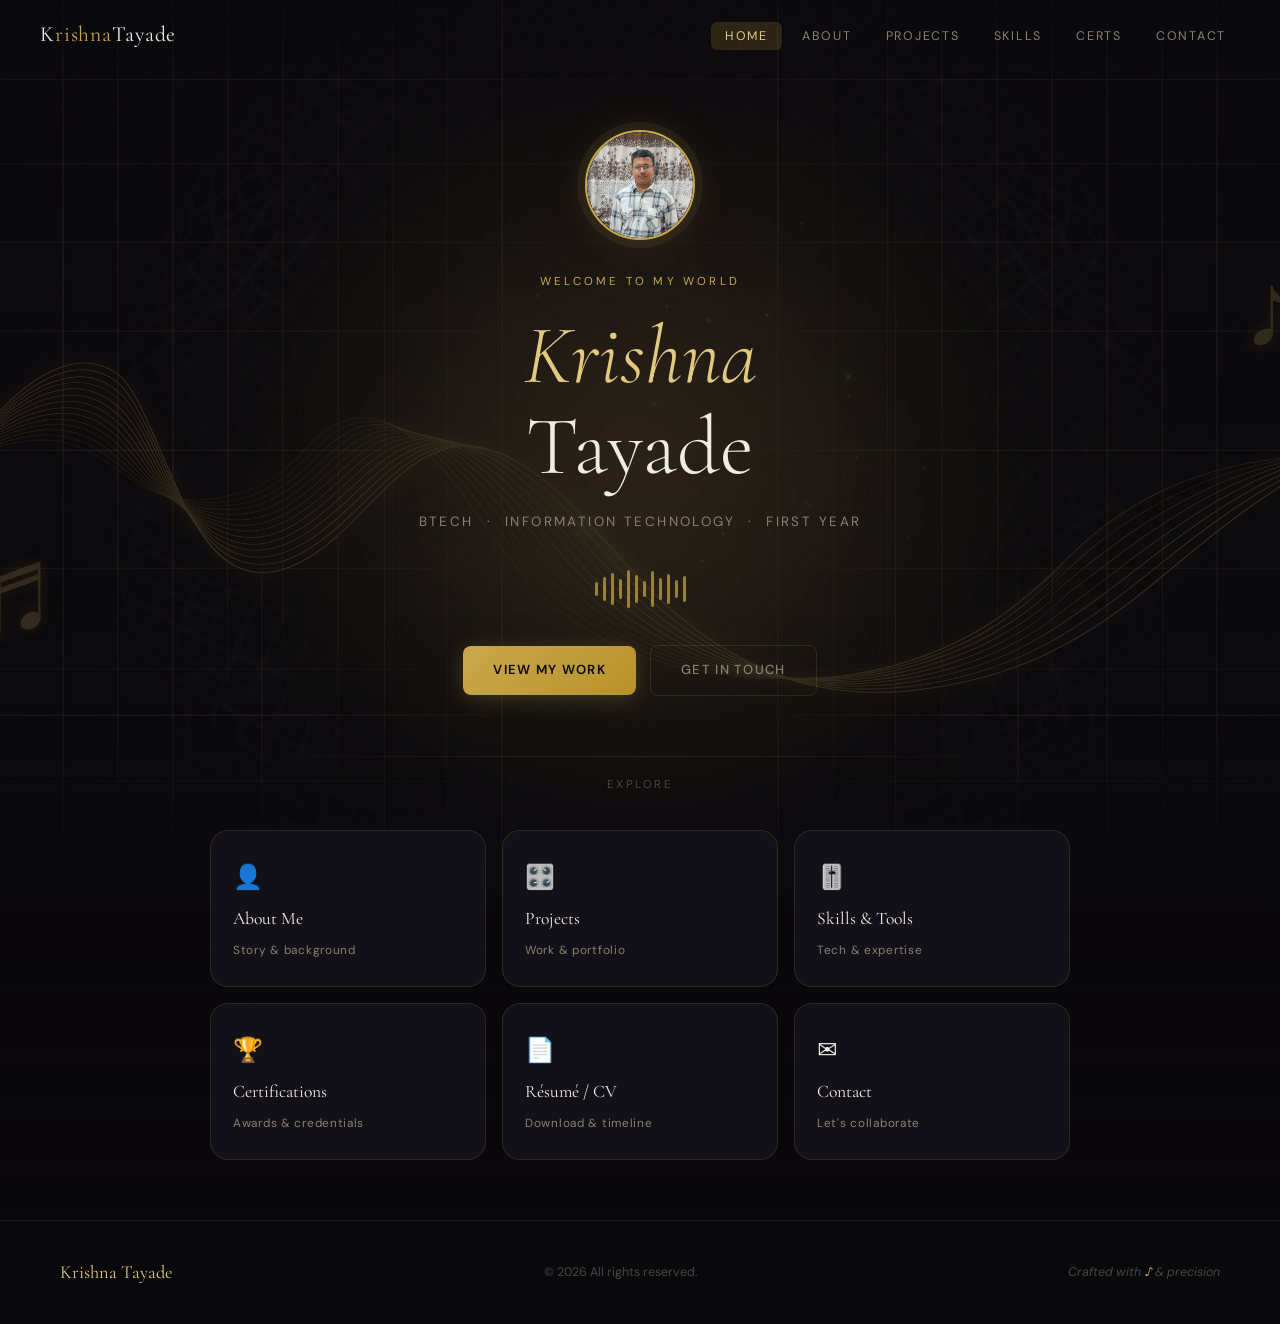
<file: index.html>
<!DOCTYPE html>
<html lang="en">
<head>
  <meta charset="UTF-8" />
  <meta name="viewport" content="width=device-width, initial-scale=1.0" />
  <title>Krishna Tayade — Portfolio</title>
  <link rel="stylesheet" href="styles.css" />
</head>
<body>

  <!-- NAVBAR -->
  <nav class="navbar" id="navbar">
    <a class="nav-logo" href="index.html">K<span>rishna</span>Tayade</a>
    <ul class="nav-links">
      <li><a href="index.html" class="active">Home</a></li>
      <li><a href="about.html">About</a></li>
      <li><a href="projects.html">Projects</a></li>
      <li><a href="skills.html">Skills</a></li>
      <li><a href="certifications.html">Certs</a></li>
      <li><a href="contact.html">Contact</a></li>
    </ul>
  </nav>

  <!-- HERO -->
  <section class="hero">

    <div class="hero-overlay" aria-hidden="true"></div>

    <!-- Floating music notes -->
    <div class="music-notes" aria-hidden="true">
      <span class="note">♪</span>
      <span class="note">♫</span>
      <span class="note">♩</span>
      <span class="note">♬</span>
      <span class="note">♪</span>
      <span class="note">♫</span>
      <span class="note">♩</span>
      <span class="note">♬</span>
    </div>

    <!-- Hero content -->
    <div class="hero-content">

      <div class="profile-img-wrap">
        <div class="profile-img" style="overflow:hidden; padding:0;"><img src="[data-uri]" alt="Krishna Tayade" style="width:100%; height:100%; object-fit:cover; object-position:top; border-radius:50%;" /></div>
      </div>

      <p class="hero-eyebrow">Welcome to my world</p>

      <h1 class="hero-name">
        <em>Krishna</em><br>Tayade
      </h1>

      <p class="hero-tagline">
        BTech &nbsp;·&nbsp; Information Technology &nbsp;·&nbsp; First Year
      </p>

      <!-- Soundwave -->
      <div class="soundwave" aria-hidden="true">
        <div class="soundwave-bar"></div>
        <div class="soundwave-bar"></div>
        <div class="soundwave-bar"></div>
        <div class="soundwave-bar"></div>
        <div class="soundwave-bar"></div>
        <div class="soundwave-bar"></div>
        <div class="soundwave-bar"></div>
        <div class="soundwave-bar"></div>
        <div class="soundwave-bar"></div>
        <div class="soundwave-bar"></div>
        <div class="soundwave-bar"></div>
        <div class="soundwave-bar"></div>
      </div>

      <!-- CTAs -->
      <div class="btn-group" style="justify-content:center; margin-bottom:60px;">
        <a href="projects.html" class="btn btn-gold">View My Work</a>
        <a href="contact.html"  class="btn btn-outline">Get In Touch</a>
      </div>

    </div><!-- /hero-content -->

    <!-- Divider + Explore label -->
    <div style="width:100%; max-width:900px; margin-bottom:36px; position:relative; z-index:4; padding:0 20px;">
      <div class="divider"></div>
      <p style="font-size:0.72rem; letter-spacing:0.22em; text-transform:uppercase; color:var(--text-faint); text-align:center; margin-top:18px;">Explore</p>
    </div>

    <!-- Navigation hub cards -->
    <nav class="nav-cards" aria-label="Site sections">
      <a href="about.html" class="nav-card">
        <span class="nav-card-icon">👤</span>
        <span class="nav-card-title">About Me</span>
        <span class="nav-card-sub">Story &amp; background</span>
      </a>
      <a href="projects.html" class="nav-card">
        <span class="nav-card-icon">🎛️</span>
        <span class="nav-card-title">Projects</span>
        <span class="nav-card-sub">Work &amp; portfolio</span>
      </a>
      <a href="skills.html" class="nav-card">
        <span class="nav-card-icon">🎚️</span>
        <span class="nav-card-title">Skills &amp; Tools</span>
        <span class="nav-card-sub">Tech &amp; expertise</span>
      </a>
      <a href="certifications.html" class="nav-card">
        <span class="nav-card-icon">🏆</span>
        <span class="nav-card-title">Certifications</span>
        <span class="nav-card-sub">Awards &amp; credentials</span>
      </a>
      <a href="resume.html" class="nav-card">
        <span class="nav-card-icon">📄</span>
        <span class="nav-card-title">Résumé / CV</span>
        <span class="nav-card-sub">Download &amp; timeline</span>
      </a>
      <a href="contact.html" class="nav-card">
        <span class="nav-card-icon">✉️</span>
        <span class="nav-card-title">Contact</span>
        <span class="nav-card-sub">Let's collaborate</span>
      </a>
    </nav>

  </section><!-- /hero -->

  <!-- FOOTER -->
  <footer class="footer">
    <div class="footer-logo">Krishna Tayade</div>
    <div class="footer-copy">© 2026 All rights reserved.</div>
    <div class="footer-note">Crafted with <span>♪</span> &amp; precision</div>
  </footer>

  <script>
    const nav = document.getElementById('navbar');
    window.addEventListener('scroll', () => {
      nav.classList.toggle('scrolled', window.scrollY > 40);
    });
  </script>
</body>
</html>
</file>
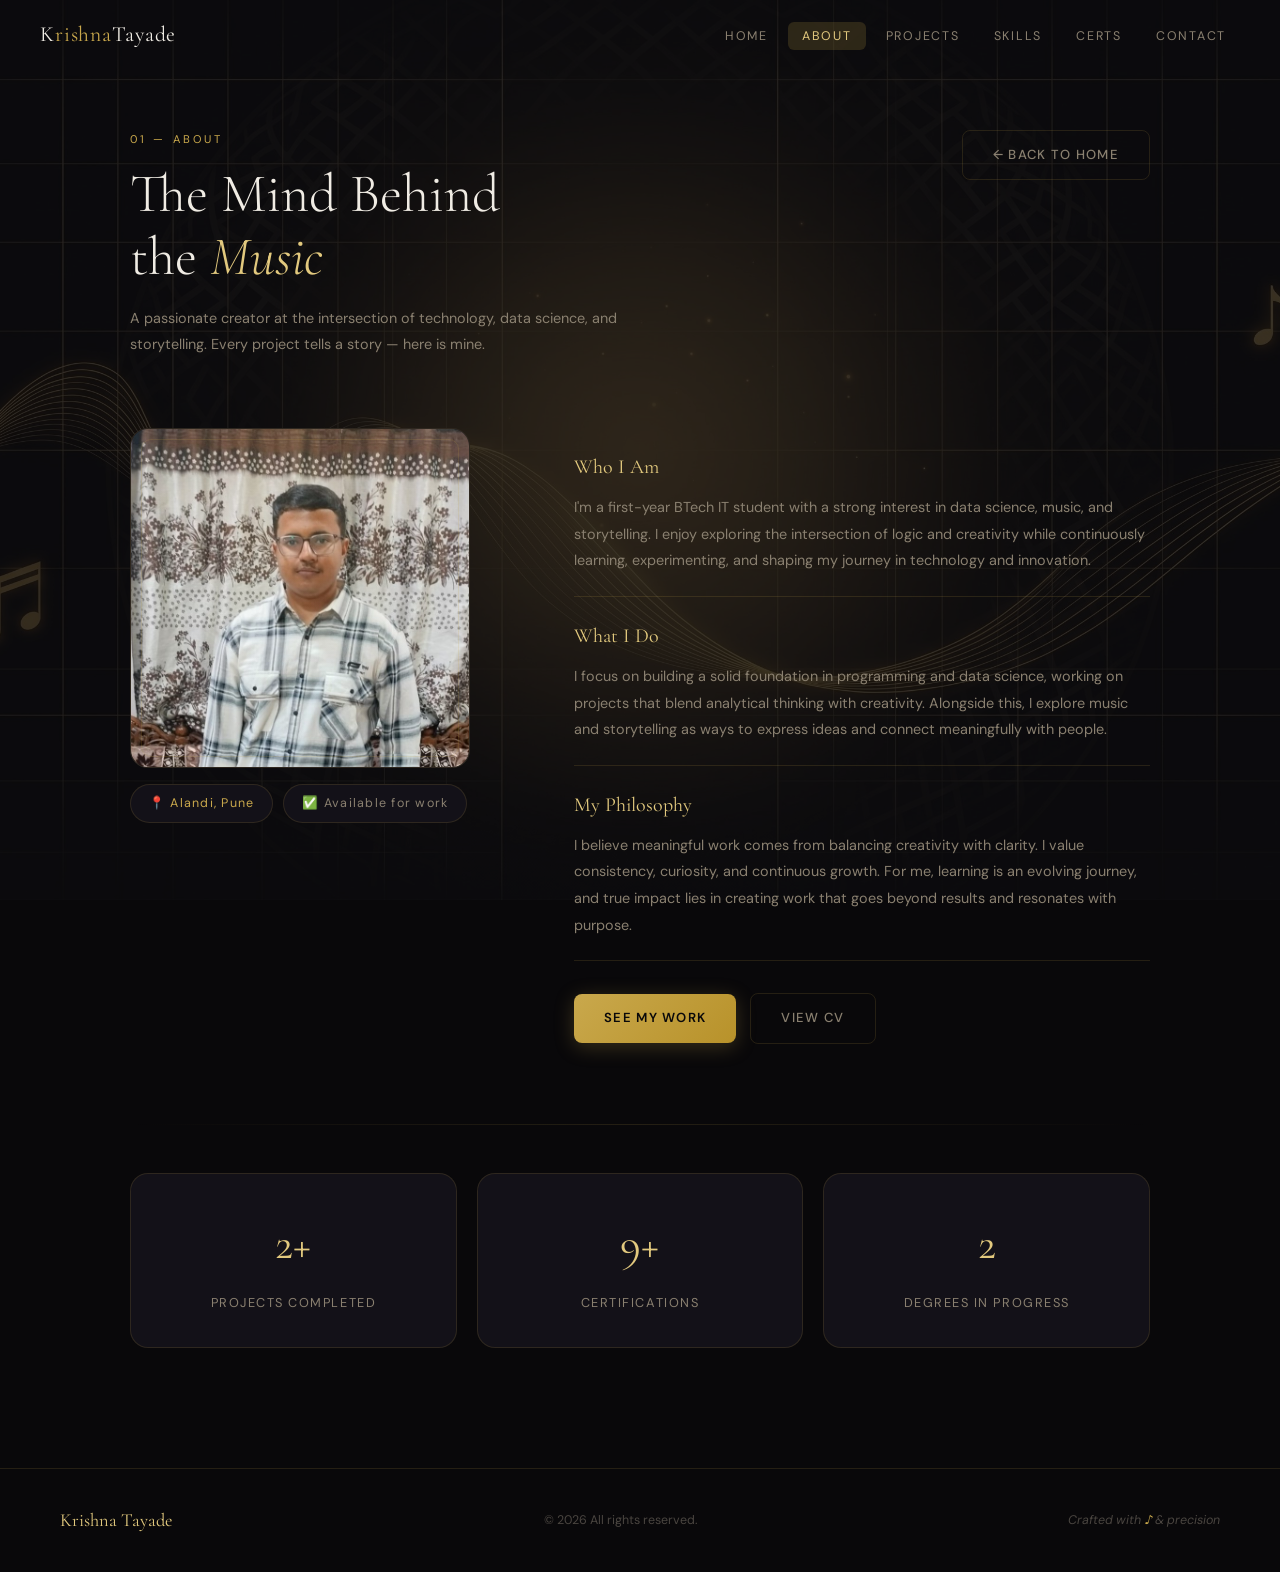
<file: about.html>
<!DOCTYPE html>
<html lang="en">
<head>
  <meta charset="UTF-8" />
  <meta name="viewport" content="width=device-width, initial-scale=1.0" />
  <title>About — Krishna Tayade</title>
  <link rel="stylesheet" href="styles.css" />
</head>
<body>
  <nav class="navbar scrolled" id="navbar">
    <a class="nav-logo" href="index.html">K<span>rishna</span>Tayade</a>
    <ul class="nav-links">
      <li><a href="index.html">Home</a></li>
      <li><a href="about.html" class="active">About</a></li>
      <li><a href="projects.html">Projects</a></li>
      <li><a href="skills.html">Skills</a></li>
      <li><a href="certifications.html">Certs</a></li>
      <li><a href="contact.html">Contact</a></li>
    </ul>
  </nav>

  <div class="page-wrapper">

    <header class="page-header">
      <div class="page-header-left">
        <p class="section-eyebrow">01 — About</p>
        <h1 class="section-title">The Mind Behind<br>the <em>Music</em></h1>
        <p class="section-subtitle">A passionate creator at the intersection of technology, data science, and storytelling. Every project tells a story — here is mine.</p>
      </div>
      <a href="index.html" class="btn btn-outline">← Back to Home</a>
    </header>

    <section class="section">
      <div class="about-grid">

        <!-- Image -->
        <div>
          <div class="about-img" style="overflow:hidden; padding:0; display:block;"><img src="[data-uri]" alt="Krishna Tayade" style="width:100%; height:100%; object-fit:cover; object-position:top;" /><div class="about-img-frame"></div></div>
          <div style="display:flex; gap:10px; margin-top:16px; flex-wrap:wrap;">
            <div style="background:var(--bg-card); border:1px solid var(--border); border-radius:50px; padding:8px 18px; font-size:0.78rem; color:var(--gold); letter-spacing:0.1em;">📍 Alandi, Pune</div>
            <div style="background:var(--bg-card); border:1px solid var(--border); border-radius:50px; padding:8px 18px; font-size:0.78rem; color:var(--text-muted); letter-spacing:0.1em;">✅ Available for work</div>
          </div>
        </div>

        <!-- Text -->
        <div>
          <div class="about-text-block">
            <h3>Who I Am</h3>
            <p>I'm a first-year BTech IT student with a strong interest in data science, music, and storytelling. I enjoy exploring the intersection of logic and creativity while continuously learning, experimenting, and shaping my journey in technology and innovation.</p>
          </div>
          <div class="about-text-block">
            <h3>What I Do</h3>
            <p>I focus on building a solid foundation in programming and data science, working on projects that blend analytical thinking with creativity. Alongside this, I explore music and storytelling as ways to express ideas and connect meaningfully with people.</p>
          </div>
          <div class="about-text-block">
            <h3>My Philosophy</h3>
            <p>I believe meaningful work comes from balancing creativity with clarity. I value consistency, curiosity, and continuous growth. For me, learning is an evolving journey, and true impact lies in creating work that goes beyond results and resonates with purpose.</p>
          </div>
          <div class="btn-group mt-32">
            <a href="projects.html" class="btn btn-gold">See My Work</a>
            <a href="resume.html"   class="btn btn-outline">View CV</a>
          </div>
        </div>

      </div>

      <div class="divider" style="margin-top:80px;"></div>

      <!-- Stats -->
      <div style="display:grid; grid-template-columns:repeat(3,1fr); gap:20px; margin-top:48px;">
        <div class="card" style="text-align:center; padding:32px 20px;">
          <span style="font-family:var(--font-serif); font-size:2.8rem; color:var(--gold-light); display:block; margin-bottom:6px;">2+</span>
          <span style="font-size:0.8rem; letter-spacing:0.12em; text-transform:uppercase; color:var(--text-muted);">Projects Completed</span>
        </div>
        <div class="card" style="text-align:center; padding:32px 20px;">
          <span style="font-family:var(--font-serif); font-size:2.8rem; color:var(--gold-light); display:block; margin-bottom:6px;">9+</span>
          <span style="font-size:0.8rem; letter-spacing:0.12em; text-transform:uppercase; color:var(--text-muted);">Certifications</span>
        </div>
        <div class="card" style="text-align:center; padding:32px 20px;">
          <span style="font-family:var(--font-serif); font-size:2.8rem; color:var(--gold-light); display:block; margin-bottom:6px;">2</span>
          <span style="font-size:0.8rem; letter-spacing:0.12em; text-transform:uppercase; color:var(--text-muted);">Degrees in Progress</span>
        </div>
      </div>
    </section>

  </div>

  <footer class="footer">
    <div class="footer-logo">Krishna Tayade</div>
    <div class="footer-copy">© 2026 All rights reserved.</div>
    <div class="footer-note">Crafted with <span>♪</span> &amp; precision</div>
  </footer>

  <script>
    const nav = document.getElementById('navbar');
    window.addEventListener('scroll', () => { nav.classList.toggle('scrolled', window.scrollY > 40); });
  </script>
</body>
</html>
</file>
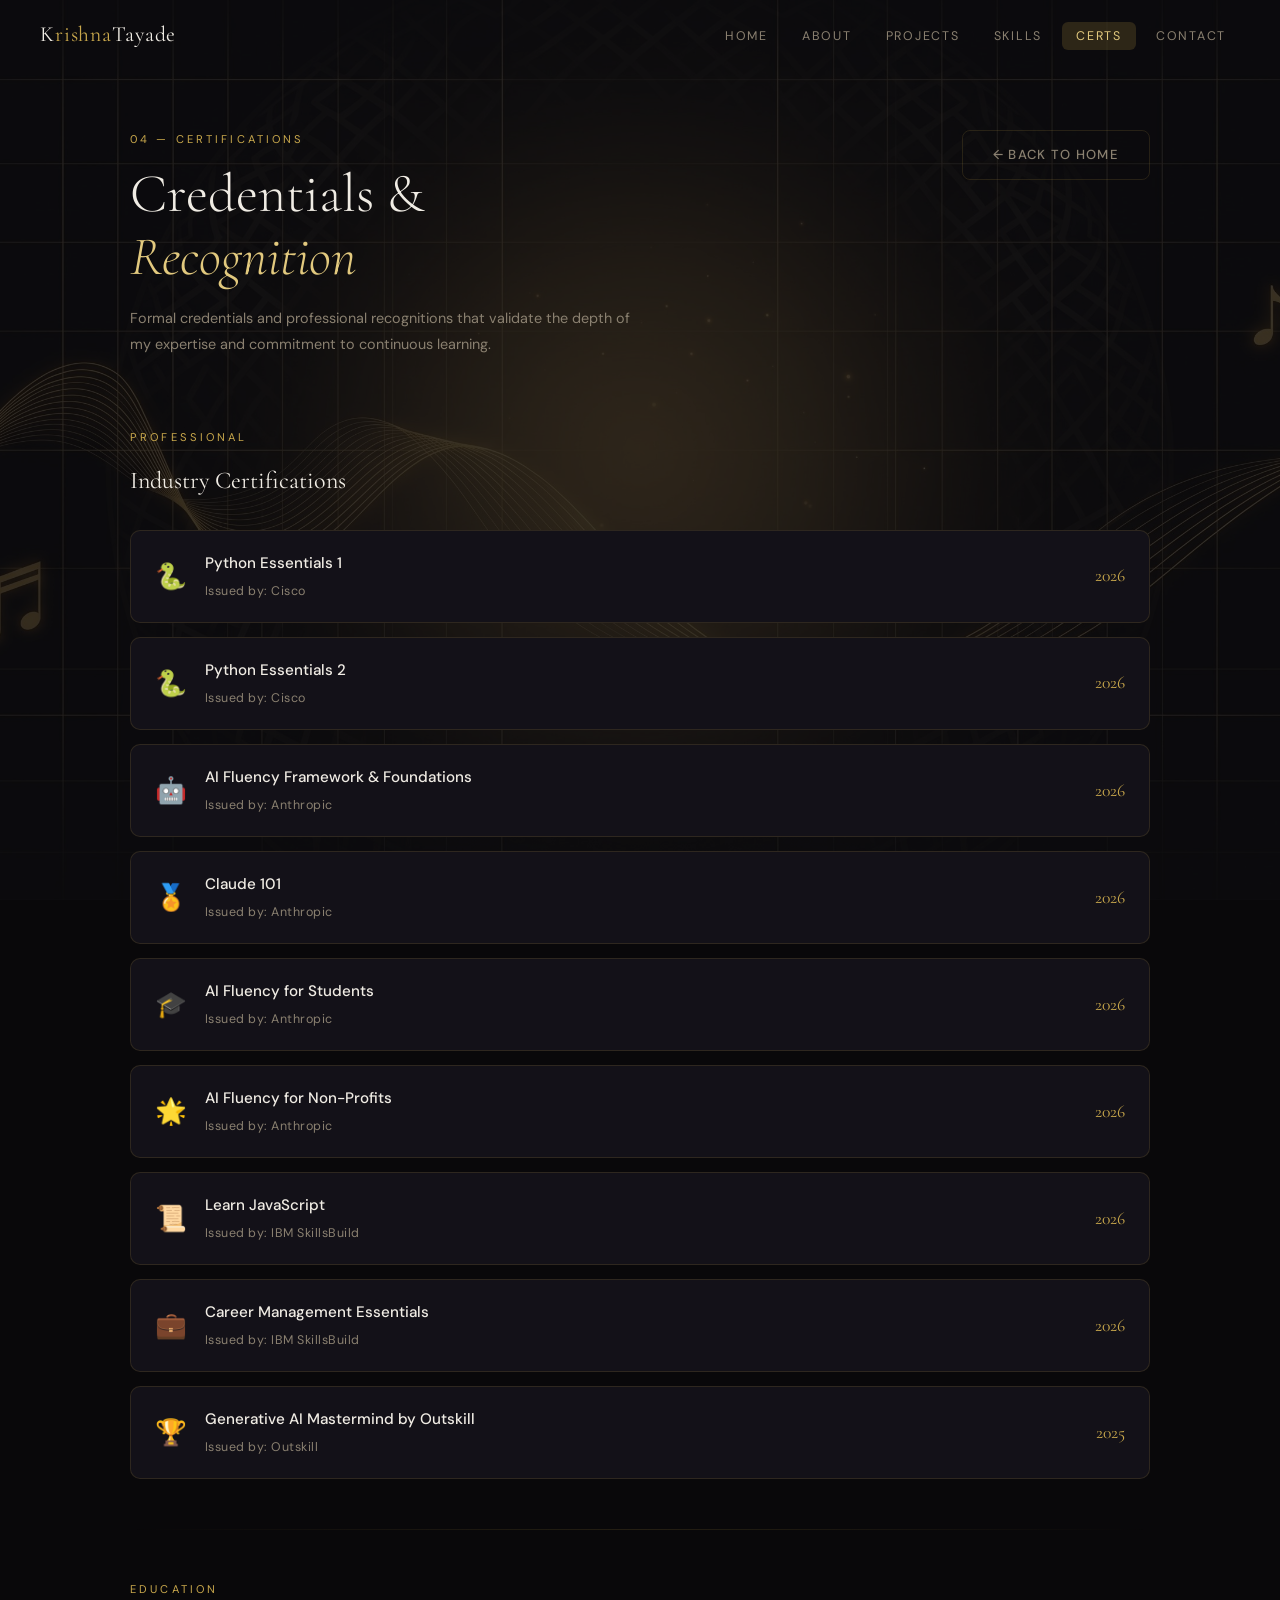
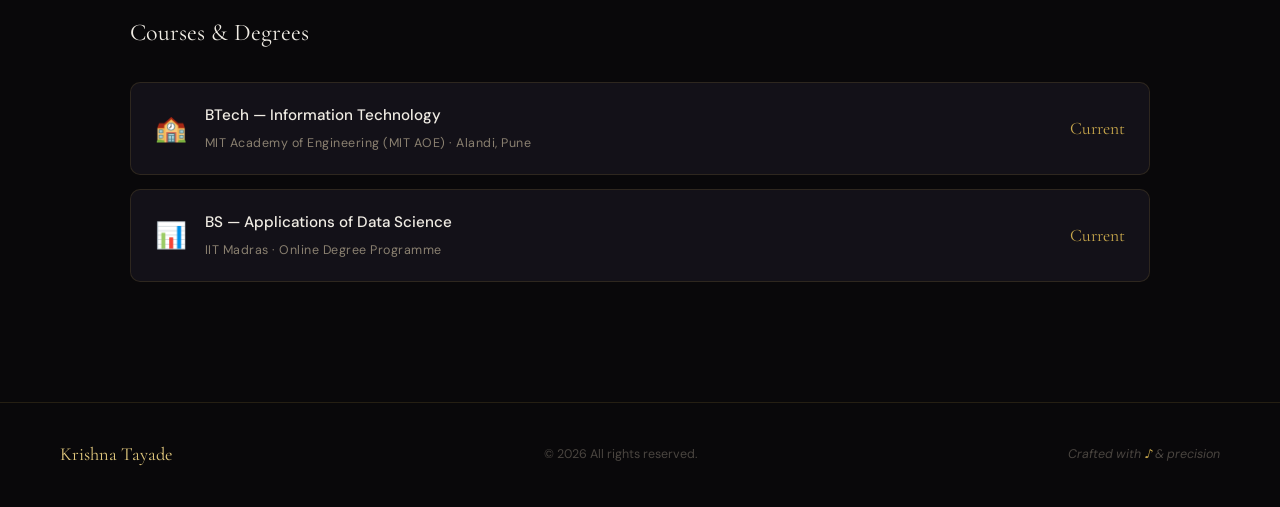
<file: certifications.html>
<!DOCTYPE html>
<html lang="en">
<head>
  <meta charset="UTF-8" />
  <meta name="viewport" content="width=device-width, initial-scale=1.0" />
  <title>Certifications — Krishna Tayade</title>
  <link rel="stylesheet" href="styles.css" />
</head>
<body>
  <nav class="navbar scrolled" id="navbar">
    <a class="nav-logo" href="index.html">K<span>rishna</span>Tayade</a>
    <ul class="nav-links">
      <li><a href="index.html">Home</a></li>
      <li><a href="about.html">About</a></li>
      <li><a href="projects.html">Projects</a></li>
      <li><a href="skills.html">Skills</a></li>
      <li><a href="certifications.html" class="active">Certs</a></li>
      <li><a href="contact.html">Contact</a></li>
    </ul>
  </nav>

  <div class="page-wrapper">
    <header class="page-header">
      <div class="page-header-left">
        <p class="section-eyebrow">04 — Certifications</p>
        <h1 class="section-title">Credentials &amp;<br><em>Recognition</em></h1>
        <p class="section-subtitle">Formal credentials and professional recognitions that validate the depth of my expertise and commitment to continuous learning.</p>
      </div>
      <a href="index.html" class="btn btn-outline">← Back to Home</a>
    </header>

    <section class="section">

      <p class="section-eyebrow">Professional</p>
      <h2 style="font-family:var(--font-serif); font-size:1.5rem; font-weight:400; color:var(--text); margin-bottom:28px;">Industry Certifications</h2>

      <div class="cert-list">

        <div class="cert-card">
          <div class="cert-badge">🐍</div>
          <div class="cert-info">
            <p class="cert-title">Python Essentials 1</p>
            <p class="cert-meta">Issued by: Cisco</p>
          </div>
          <span class="cert-year">2026</span>
        </div>

        <div class="cert-card">
          <div class="cert-badge">🐍</div>
          <div class="cert-info">
            <p class="cert-title">Python Essentials 2</p>
            <p class="cert-meta">Issued by: Cisco</p>
          </div>
          <span class="cert-year">2026</span>
        </div>

        <div class="cert-card">
          <div class="cert-badge">🤖</div>
          <div class="cert-info">
            <p class="cert-title">AI Fluency Framework &amp; Foundations</p>
            <p class="cert-meta">Issued by: Anthropic</p>
          </div>
          <span class="cert-year">2026</span>
        </div>

        <div class="cert-card">
          <div class="cert-badge">🏅</div>
          <div class="cert-info">
            <p class="cert-title">Claude 101</p>
            <p class="cert-meta">Issued by: Anthropic</p>
          </div>
          <span class="cert-year">2026</span>
        </div>

        <div class="cert-card">
          <div class="cert-badge">🎓</div>
          <div class="cert-info">
            <p class="cert-title">AI Fluency for Students</p>
            <p class="cert-meta">Issued by: Anthropic</p>
          </div>
          <span class="cert-year">2026</span>
        </div>

        <div class="cert-card">
          <div class="cert-badge">🌟</div>
          <div class="cert-info">
            <p class="cert-title">AI Fluency for Non-Profits</p>
            <p class="cert-meta">Issued by: Anthropic</p>
          </div>
          <span class="cert-year">2026</span>
        </div>

        <div class="cert-card">
          <div class="cert-badge">📜</div>
          <div class="cert-info">
            <p class="cert-title">Learn JavaScript</p>
            <p class="cert-meta">Issued by: IBM SkillsBuild</p>
          </div>
          <span class="cert-year">2026</span>
        </div>

        <div class="cert-card">
          <div class="cert-badge">💼</div>
          <div class="cert-info">
            <p class="cert-title">Career Management Essentials</p>
            <p class="cert-meta">Issued by: IBM SkillsBuild</p>
          </div>
          <span class="cert-year">2026</span>
        </div>

        <div class="cert-card">
          <div class="cert-badge">🏆</div>
          <div class="cert-info">
            <p class="cert-title">Generative AI Mastermind by Outskill</p>
            <p class="cert-meta">Issued by: Outskill</p>
          </div>
          <span class="cert-year">2025</span>
        </div>

      </div>

      <div class="divider" style="margin-top:50px;"></div>

      <!-- Education -->
      <div style="margin-top:50px;">
        <p class="section-eyebrow">Education</p>
        <h2 style="font-family:var(--font-serif); font-size:1.5rem; font-weight:400; color:var(--text); margin-bottom:28px;">Courses &amp; Degrees</h2>
        <div class="cert-list">

          <div class="cert-card">
            <div class="cert-badge">🏫</div>
            <div class="cert-info">
              <p class="cert-title">BTech — Information Technology</p>
              <p class="cert-meta">MIT Academy of Engineering (MIT AOE) · Alandi, Pune</p>
            </div>
            <span class="cert-year">Current</span>
          </div>

          <div class="cert-card">
            <div class="cert-badge">📊</div>
            <div class="cert-info">
              <p class="cert-title">BS — Applications of Data Science</p>
              <p class="cert-meta">IIT Madras · Online Degree Programme</p>
            </div>
            <span class="cert-year">Current</span>
          </div>

        </div>
      </div>

    </section>
  </div>

  <footer class="footer">
    <div class="footer-logo">Krishna Tayade</div>
    <div class="footer-copy">© 2026 All rights reserved.</div>
    <div class="footer-note">Crafted with <span>♪</span> &amp; precision</div>
  </footer>

  <script>
    const nav = document.getElementById('navbar');
    window.addEventListener('scroll', () => { nav.classList.toggle('scrolled', window.scrollY > 40); });
  </script>
</body>
</html>
</file>
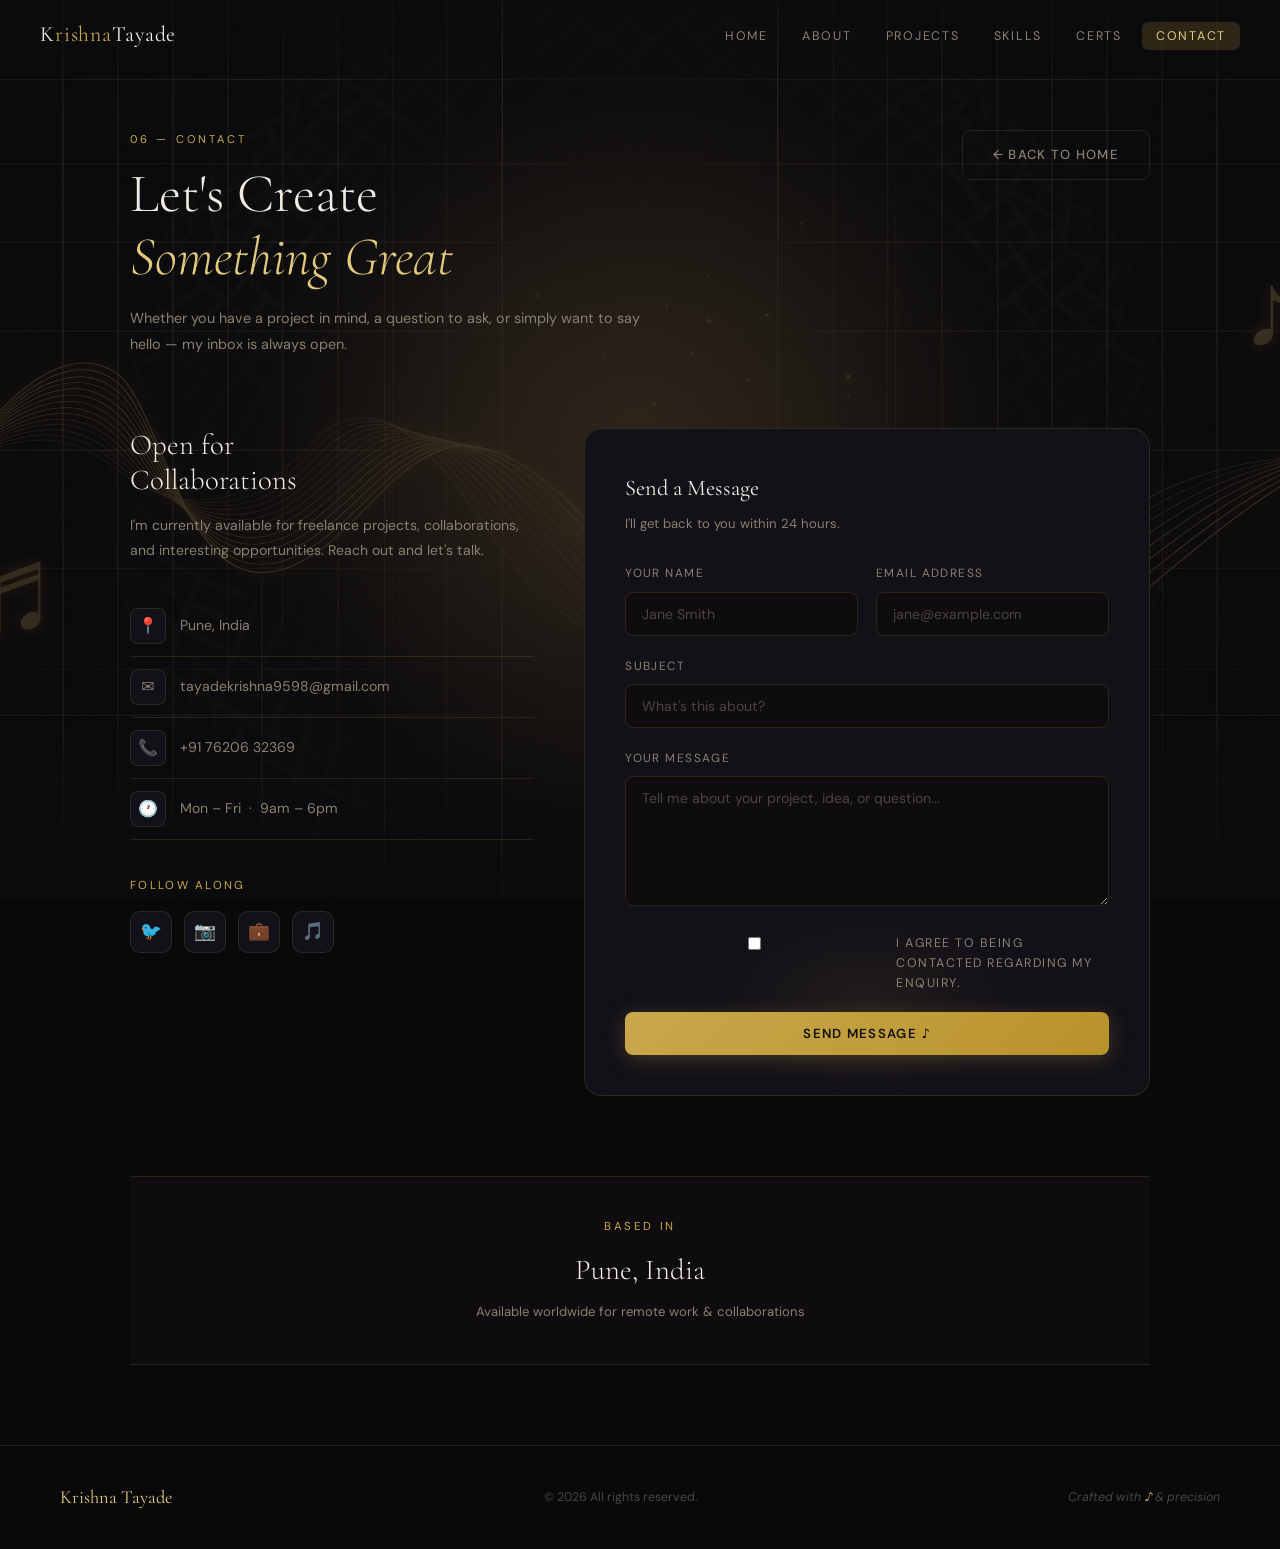
<file: contact.html>
<!DOCTYPE html>
<html lang="en">
<head>
  <meta charset="UTF-8" />
  <meta name="viewport" content="width=device-width, initial-scale=1.0" />
  <title>Contact — Krishna Tayade</title>
  <link rel="stylesheet" href="styles.css" />
</head>
<body>
  <nav class="navbar scrolled" id="navbar">
    <a class="nav-logo" href="index.html">K<span>rishna</span>Tayade</a>
    <ul class="nav-links">
      <li><a href="index.html">Home</a></li>
      <li><a href="about.html">About</a></li>
      <li><a href="projects.html">Projects</a></li>
      <li><a href="skills.html">Skills</a></li>
      <li><a href="certifications.html">Certs</a></li>
      <li><a href="contact.html" class="active">Contact</a></li>
    </ul>
  </nav>

  <div class="page-wrapper">

    <!-- Floating notes -->
    <div class="music-notes" aria-hidden="true" style="position:fixed; opacity:0.4;">
      <span class="note">♫</span>
      <span class="note">♪</span>
      <span class="note">♬</span>
    </div>

    <header class="page-header">
      <div class="page-header-left">
        <p class="section-eyebrow">06 — Contact</p>
        <h1 class="section-title">Let's Create<br><em>Something Great</em></h1>
        <p class="section-subtitle">Whether you have a project in mind, a question to ask, or simply want to say hello — my inbox is always open.</p>
      </div>
      <a href="index.html" class="btn btn-outline">← Back to Home</a>
    </header>

    <section class="section">
      <div class="contact-grid">

        <!-- Info -->
        <div class="contact-info">
          <h3>Open for<br>Collaborations</h3>
          <p>I'm currently available for freelance projects, collaborations, and interesting opportunities. Reach out and let's talk.</p>

          <div class="contact-detail">
            <div class="contact-detail-icon">📍</div>
            <span>Pune, India</span>
          </div>
          <div class="contact-detail">
            <div class="contact-detail-icon">✉️</div>
            <span>tayadekrishna9598@gmail.com</span>
          </div>
          <div class="contact-detail">
            <div class="contact-detail-icon">📞</div>
            <span>+91 76206 32369</span>
          </div>
          <div class="contact-detail">
            <div class="contact-detail-icon">🕐</div>
            <span>Mon – Fri &nbsp;·&nbsp; 9am – 6pm</span>
          </div>

          <div style="margin-top:36px;">
            <p style="font-size:0.72rem; letter-spacing:0.2em; text-transform:uppercase; color:var(--gold); margin-bottom:16px;">Follow Along</p>
            <div style="display:flex; gap:12px; flex-wrap:wrap;">
              <a href="#" style="width:42px; height:42px; border-radius:10px; background:var(--bg-card); border:1px solid var(--border); display:flex; align-items:center; justify-content:center; font-size:1.1rem; text-decoration:none; transition:all var(--transition);" onmouseover="this.style.borderColor='rgba(201,168,76,0.5)';this.style.transform='translateY(-2px)'" onmouseout="this.style.borderColor='rgba(201,168,76,0.15)';this.style.transform='translateY(0)'">🐦</a>
              <a href="#" style="width:42px; height:42px; border-radius:10px; background:var(--bg-card); border:1px solid var(--border); display:flex; align-items:center; justify-content:center; font-size:1.1rem; text-decoration:none; transition:all var(--transition);" onmouseover="this.style.borderColor='rgba(201,168,76,0.5)';this.style.transform='translateY(-2px)'" onmouseout="this.style.borderColor='rgba(201,168,76,0.15)';this.style.transform='translateY(0)'">📷</a>
              <a href="#" style="width:42px; height:42px; border-radius:10px; background:var(--bg-card); border:1px solid var(--border); display:flex; align-items:center; justify-content:center; font-size:1.1rem; text-decoration:none; transition:all var(--transition);" onmouseover="this.style.borderColor='rgba(201,168,76,0.5)';this.style.transform='translateY(-2px)'" onmouseout="this.style.borderColor='rgba(201,168,76,0.15)';this.style.transform='translateY(0)'">💼</a>
              <a href="#" style="width:42px; height:42px; border-radius:10px; background:var(--bg-card); border:1px solid var(--border); display:flex; align-items:center; justify-content:center; font-size:1.1rem; text-decoration:none; transition:all var(--transition);" onmouseover="this.style.borderColor='rgba(201,168,76,0.5)';this.style.transform='translateY(-2px)'" onmouseout="this.style.borderColor='rgba(201,168,76,0.15)';this.style.transform='translateY(0)'">🎵</a>
            </div>
          </div>
        </div>

        <!-- Form -->
        <div>
          <div style="background:var(--bg-card); border:1px solid var(--border); border-radius:var(--radius-lg); padding:40px; position:relative; overflow:hidden;">
            <div style="position:absolute; bottom:0; left:50%; transform:translateX(-50%); width:300px; height:180px; background:radial-gradient(ellipse,rgba(201,168,76,0.08),transparent 70%); pointer-events:none;"></div>
            <p style="font-family:var(--font-serif); font-size:1.4rem; font-weight:400; color:var(--text); margin-bottom:6px;">Send a Message</p>
            <p style="font-size:0.82rem; color:var(--text-muted); margin-bottom:28px;">I'll get back to you within 24 hours.</p>
            <form class="contact-form" action="#" method="POST">
              <div style="display:grid; grid-template-columns:1fr 1fr; gap:18px;">
                <div class="form-group"><label for="name">Your Name</label><input type="text" id="name" name="name" placeholder="Jane Smith" required /></div>
                <div class="form-group"><label for="email">Email Address</label><input type="email" id="email" name="email" placeholder="jane@example.com" required /></div>
              </div>
              <div class="form-group"><label for="subject">Subject</label><input type="text" id="subject" name="subject" placeholder="What's this about?" /></div>
              <div class="form-group"><label for="message">Your Message</label><textarea id="message" name="message" placeholder="Tell me about your project, idea, or question..." required></textarea></div>
              <div style="display:flex; gap:12px; align-items:flex-start; margin-top:4px;">
                <input type="checkbox" id="consent" name="consent" style="margin-top:3px; accent-color:var(--gold);" />
                <label for="consent" style="font-size:0.78rem; color:var(--text-muted); cursor:pointer; line-height:1.6;">I agree to being contacted regarding my enquiry.</label>
              </div>
              <button type="submit" class="btn btn-gold" style="width:100%; justify-content:center; margin-top:10px;">Send Message ♪</button>
            </form>
          </div>
        </div>

      </div>
    </section>

    <div style="background:var(--bg-section); border-top:1px solid var(--border); border-bottom:1px solid var(--border); padding:40px 60px; text-align:center; margin-top:40px; position:relative; z-index:1;">
      <p style="font-size:0.72rem; letter-spacing:0.22em; text-transform:uppercase; color:var(--gold); margin-bottom:10px;">Based In</p>
      <p style="font-family:var(--font-serif); font-size:1.8rem; font-weight:300; color:var(--text);">Pune, India</p>
      <p style="font-size:0.82rem; color:var(--text-muted); margin-top:6px;">Available worldwide for remote work &amp; collaborations</p>
    </div>

  </div>

  <footer class="footer">
    <div class="footer-logo">Krishna Tayade</div>
    <div class="footer-copy">© 2026 All rights reserved.</div>
    <div class="footer-note">Crafted with <span>♪</span> &amp; precision</div>
  </footer>

  <script>
    const nav = document.getElementById('navbar');
    window.addEventListener('scroll', () => { nav.classList.toggle('scrolled', window.scrollY > 40); });
  </script>
</body>
</html>
</file>
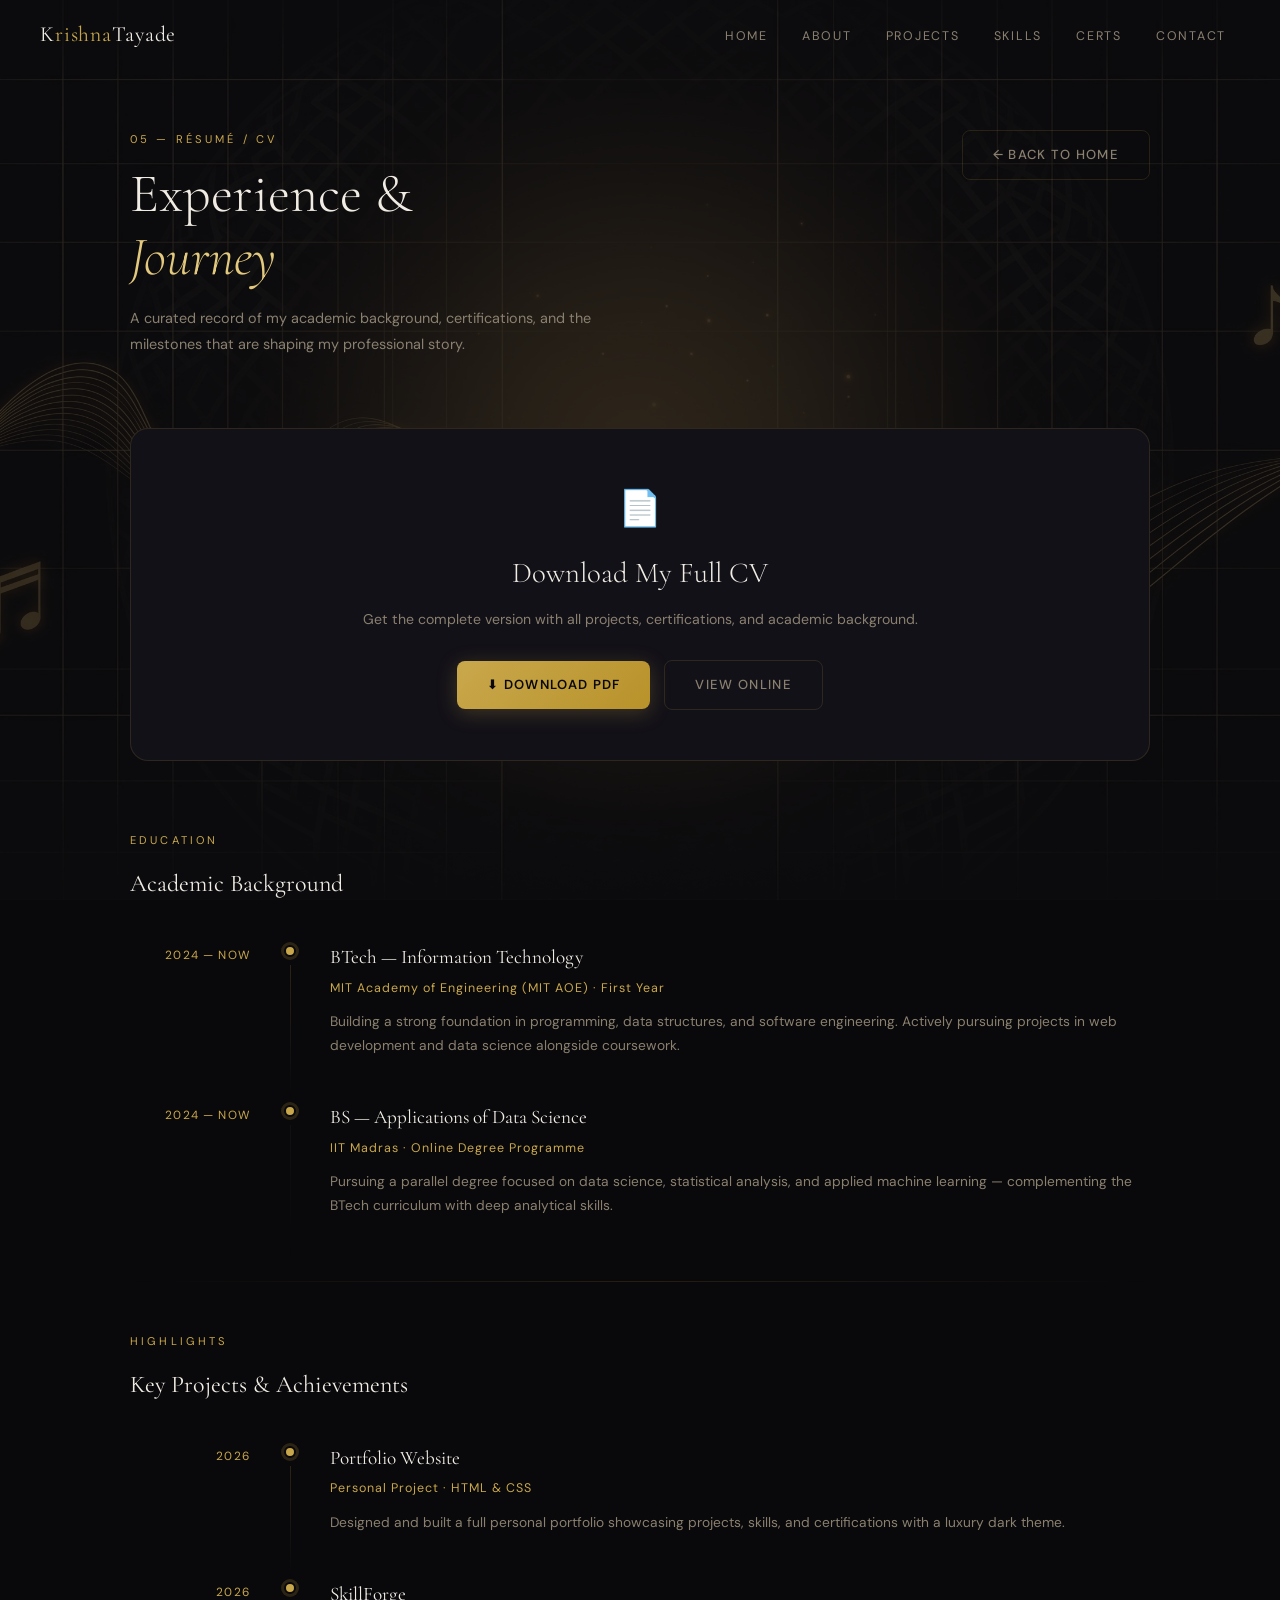
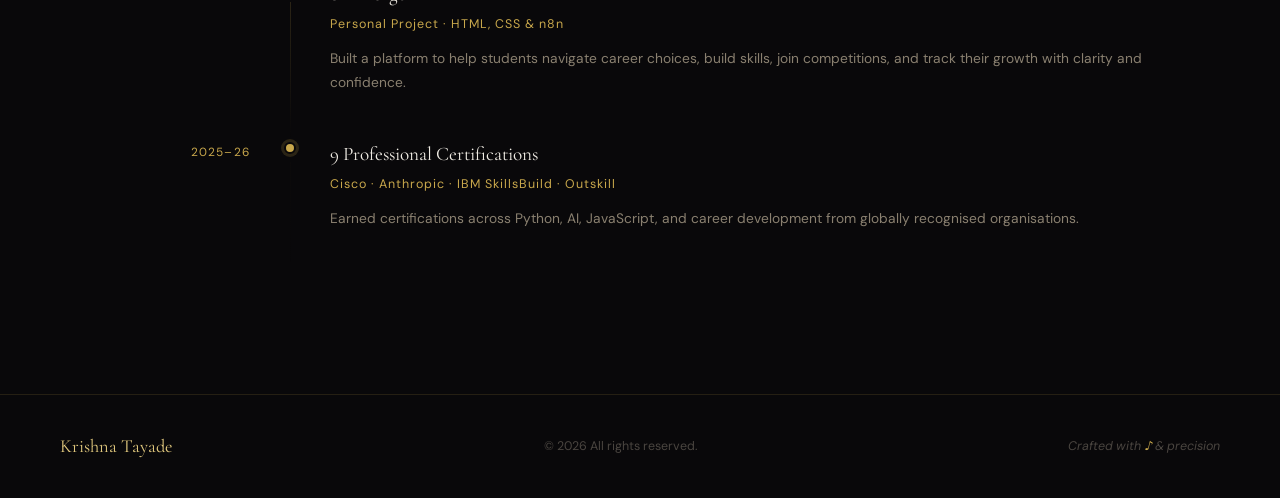
<file: resume.html>
<!DOCTYPE html>
<html lang="en">
<head>
  <meta charset="UTF-8" />
  <meta name="viewport" content="width=device-width, initial-scale=1.0" />
  <title>Résumé — Krishna Tayade</title>
  <link rel="stylesheet" href="styles.css" />
</head>
<body>
  <nav class="navbar scrolled" id="navbar">
    <a class="nav-logo" href="index.html">K<span>rishna</span>Tayade</a>
    <ul class="nav-links">
      <li><a href="index.html">Home</a></li>
      <li><a href="about.html">About</a></li>
      <li><a href="projects.html">Projects</a></li>
      <li><a href="skills.html">Skills</a></li>
      <li><a href="certifications.html">Certs</a></li>
      <li><a href="contact.html">Contact</a></li>
    </ul>
  </nav>

  <div class="page-wrapper">
    <header class="page-header">
      <div class="page-header-left">
        <p class="section-eyebrow">05 — Résumé / CV</p>
        <h1 class="section-title">Experience &amp;<br><em>Journey</em></h1>
        <p class="section-subtitle">A curated record of my academic background, certifications, and the milestones that are shaping my professional story.</p>
      </div>
      <a href="index.html" class="btn btn-outline">← Back to Home</a>
    </header>

    <section class="section">

      <div class="resume-download-block">
        <p style="font-size:2.2rem; margin-bottom:10px;">📄</p>
        <h2>Download My Full CV</h2>
        <p>Get the complete version with all projects, certifications, and academic background.</p>
        <div class="btn-group" style="justify-content:center;">
          <a href="#" class="btn btn-gold">⬇ Download PDF</a>
          <a href="#" class="btn btn-outline">View Online</a>
        </div>
      </div>

      <p class="section-eyebrow">Education</p>
      <h2 style="font-family:var(--font-serif); font-size:1.5rem; font-weight:400; color:var(--text); margin-bottom:36px;">Academic Background</h2>
      <div class="resume-timeline">

        <div class="timeline-item">
          <div class="timeline-date">2024 — Now</div>
          <div class="timeline-line-wrap"><div class="timeline-dot"></div><div class="timeline-connector"></div></div>
          <div class="timeline-content">
            <h3>BTech — Information Technology</h3>
            <span>MIT Academy of Engineering (MIT AOE) · First Year</span>
            <p>Building a strong foundation in programming, data structures, and software engineering. Actively pursuing projects in web development and data science alongside coursework.</p>
          </div>
        </div>

        <div class="timeline-item">
          <div class="timeline-date">2024 — Now</div>
          <div class="timeline-line-wrap"><div class="timeline-dot"></div><div class="timeline-connector" style="opacity:0.3;"></div></div>
          <div class="timeline-content">
            <h3>BS — Applications of Data Science</h3>
            <span>IIT Madras · Online Degree Programme</span>
            <p>Pursuing a parallel degree focused on data science, statistical analysis, and applied machine learning — complementing the BTech curriculum with deep analytical skills.</p>
          </div>
        </div>

      </div>

      <div class="divider" style="margin-top:20px;"></div>

      <p class="section-eyebrow" style="margin-top:50px;">Highlights</p>
      <h2 style="font-family:var(--font-serif); font-size:1.5rem; font-weight:400; color:var(--text); margin-bottom:36px;">Key Projects &amp; Achievements</h2>
      <div class="resume-timeline">

        <div class="timeline-item">
          <div class="timeline-date">2026</div>
          <div class="timeline-line-wrap"><div class="timeline-dot"></div><div class="timeline-connector"></div></div>
          <div class="timeline-content">
            <h3>Portfolio Website</h3>
            <span>Personal Project · HTML &amp; CSS</span>
            <p>Designed and built a full personal portfolio showcasing projects, skills, and certifications with a luxury dark theme.</p>
          </div>
        </div>

        <div class="timeline-item">
          <div class="timeline-date">2026</div>
          <div class="timeline-line-wrap"><div class="timeline-dot"></div><div class="timeline-connector"></div></div>
          <div class="timeline-content">
            <h3>SkillForge</h3>
            <span>Personal Project · HTML, CSS &amp; n8n</span>
            <p>Built a platform to help students navigate career choices, build skills, join competitions, and track their growth with clarity and confidence.</p>
          </div>
        </div>

        <div class="timeline-item">
          <div class="timeline-date">2025–26</div>
          <div class="timeline-line-wrap"><div class="timeline-dot"></div><div class="timeline-connector" style="opacity:0.1;"></div></div>
          <div class="timeline-content">
            <h3>9 Professional Certifications</h3>
            <span>Cisco · Anthropic · IBM SkillsBuild · Outskill</span>
            <p>Earned certifications across Python, AI, JavaScript, and career development from globally recognised organisations.</p>
          </div>
        </div>

      </div>

    </section>
  </div>

  <footer class="footer">
    <div class="footer-logo">Krishna Tayade</div>
    <div class="footer-copy">© 2026 All rights reserved.</div>
    <div class="footer-note">Crafted with <span>♪</span> &amp; precision</div>
  </footer>

  <script>
    const nav = document.getElementById('navbar');
    window.addEventListener('scroll', () => { nav.classList.toggle('scrolled', window.scrollY > 40); });
  </script>
</body>
</html>
</file>
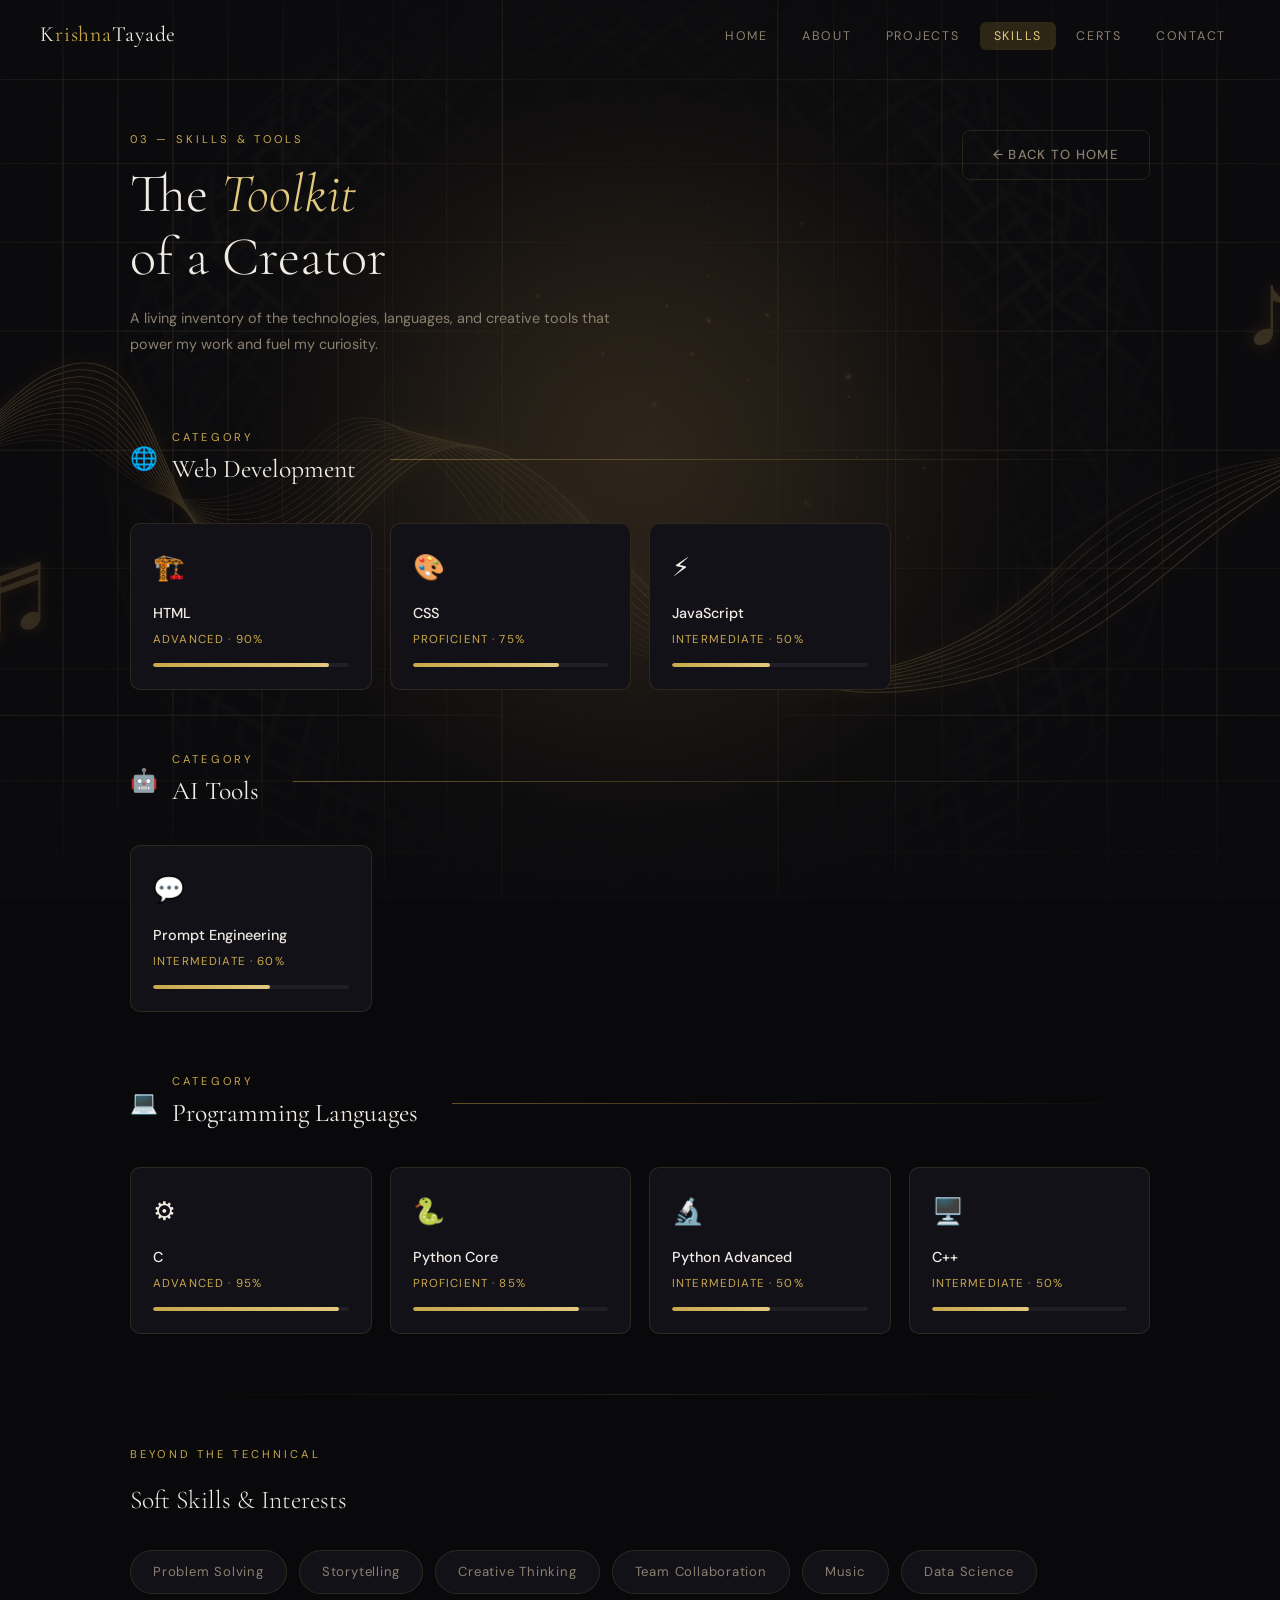
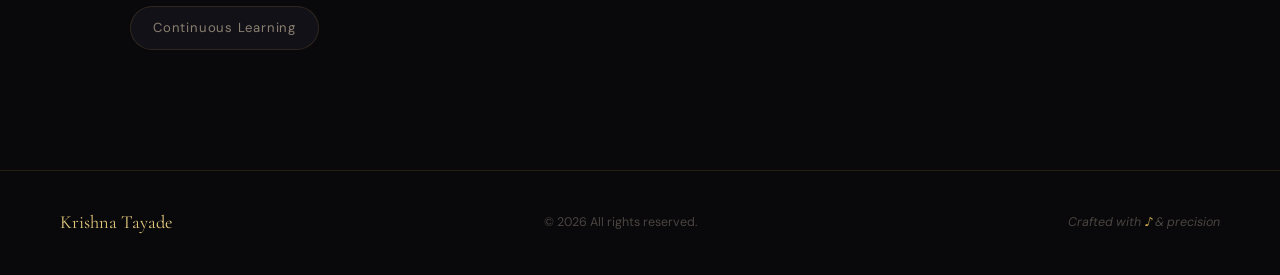
<file: skills.html>
<!DOCTYPE html>
<html lang="en">
<head>
  <meta charset="UTF-8" />
  <meta name="viewport" content="width=device-width, initial-scale=1.0" />
  <title>Skills — Krishna Tayade</title>
  <link rel="stylesheet" href="styles.css" />
</head>
<body>
  <nav class="navbar scrolled" id="navbar">
    <a class="nav-logo" href="index.html">K<span>rishna</span>Tayade</a>
    <ul class="nav-links">
      <li><a href="index.html">Home</a></li>
      <li><a href="about.html">About</a></li>
      <li><a href="projects.html">Projects</a></li>
      <li><a href="skills.html" class="active">Skills</a></li>
      <li><a href="certifications.html">Certs</a></li>
      <li><a href="contact.html">Contact</a></li>
    </ul>
  </nav>

  <div class="page-wrapper">
    <header class="page-header">
      <div class="page-header-left">
        <p class="section-eyebrow">03 — Skills &amp; Tools</p>
        <h1 class="section-title">The <em>Toolkit</em><br>of a Creator</h1>
        <p class="section-subtitle">A living inventory of the technologies, languages, and creative tools that power my work and fuel my curiosity.</p>
      </div>
      <a href="index.html" class="btn btn-outline">← Back to Home</a>
    </header>

    <section class="section">

      <!-- Web Development -->
      <div style="margin-bottom:60px;">
        <div style="display:flex; align-items:center; gap:14px; margin-bottom:32px;">
          <span style="font-size:1.4rem;">🌐</span>
          <div>
            <p class="section-eyebrow" style="margin-bottom:0;">Category</p>
            <h2 style="font-family:var(--font-serif); font-size:1.6rem; font-weight:400; color:var(--text);">Web Development</h2>
          </div>
          <div style="flex:1; height:1px; background:linear-gradient(90deg,var(--border-hover),transparent); margin-left:20px;"></div>
        </div>
        <div class="skills-grid">
          <div class="skill-card">
            <span class="skill-icon">🏗️</span>
            <p class="skill-name">HTML</p>
            <p class="skill-level">Advanced · 90%</p>
            <div class="progress-track"><div class="progress-fill" style="width:90%;"></div></div>
          </div>
          <div class="skill-card">
            <span class="skill-icon">🎨</span>
            <p class="skill-name">CSS</p>
            <p class="skill-level">Proficient · 75%</p>
            <div class="progress-track"><div class="progress-fill" style="width:75%;"></div></div>
          </div>
          <div class="skill-card">
            <span class="skill-icon">⚡</span>
            <p class="skill-name">JavaScript</p>
            <p class="skill-level">Intermediate · 50%</p>
            <div class="progress-track"><div class="progress-fill" style="width:50%;"></div></div>
          </div>
        </div>
      </div>

      <!-- AI Tools -->
      <div style="margin-bottom:60px;">
        <div style="display:flex; align-items:center; gap:14px; margin-bottom:32px;">
          <span style="font-size:1.4rem;">🤖</span>
          <div>
            <p class="section-eyebrow" style="margin-bottom:0;">Category</p>
            <h2 style="font-family:var(--font-serif); font-size:1.6rem; font-weight:400; color:var(--text);">AI Tools</h2>
          </div>
          <div style="flex:1; height:1px; background:linear-gradient(90deg,var(--border-hover),transparent); margin-left:20px;"></div>
        </div>
        <div class="skills-grid">
          <div class="skill-card">
            <span class="skill-icon">💬</span>
            <p class="skill-name">Prompt Engineering</p>
            <p class="skill-level">Intermediate · 60%</p>
            <div class="progress-track"><div class="progress-fill" style="width:60%;"></div></div>
          </div>
        </div>
      </div>

      <!-- Programming Languages -->
      <div style="margin-bottom:60px;">
        <div style="display:flex; align-items:center; gap:14px; margin-bottom:32px;">
          <span style="font-size:1.4rem;">💻</span>
          <div>
            <p class="section-eyebrow" style="margin-bottom:0;">Category</p>
            <h2 style="font-family:var(--font-serif); font-size:1.6rem; font-weight:400; color:var(--text);">Programming Languages</h2>
          </div>
          <div style="flex:1; height:1px; background:linear-gradient(90deg,var(--border-hover),transparent); margin-left:20px;"></div>
        </div>
        <div class="skills-grid">
          <div class="skill-card">
            <span class="skill-icon">⚙️</span>
            <p class="skill-name">C</p>
            <p class="skill-level">Advanced · 95%</p>
            <div class="progress-track"><div class="progress-fill" style="width:95%;"></div></div>
          </div>
          <div class="skill-card">
            <span class="skill-icon">🐍</span>
            <p class="skill-name">Python Core</p>
            <p class="skill-level">Proficient · 85%</p>
            <div class="progress-track"><div class="progress-fill" style="width:85%;"></div></div>
          </div>
          <div class="skill-card">
            <span class="skill-icon">🔬</span>
            <p class="skill-name">Python Advanced</p>
            <p class="skill-level">Intermediate · 50%</p>
            <div class="progress-track"><div class="progress-fill" style="width:50%;"></div></div>
          </div>
          <div class="skill-card">
            <span class="skill-icon">🖥️</span>
            <p class="skill-name">C++</p>
            <p class="skill-level">Intermediate · 50%</p>
            <div class="progress-track"><div class="progress-fill" style="width:50%;"></div></div>
          </div>
        </div>
      </div>

      <div class="divider"></div>

      <!-- Soft skills -->
      <div style="margin-top:50px;">
        <p class="section-eyebrow">Beyond the Technical</p>
        <h2 style="font-family:var(--font-serif); font-size:1.6rem; font-weight:300; color:var(--text); margin-bottom:28px;">Soft Skills &amp; Interests</h2>
        <div style="display:flex; gap:12px; flex-wrap:wrap;">
          <span style="background:var(--bg-card); border:1px solid var(--border); border-radius:50px; padding:10px 22px; font-size:0.82rem; color:var(--text-muted); letter-spacing:0.06em; transition:all var(--transition);" onmouseover="this.style.borderColor='rgba(201,168,76,0.5)';this.style.color='var(--gold-light)'" onmouseout="this.style.borderColor='rgba(201,168,76,0.15)';this.style.color='var(--text-muted)'">Problem Solving</span>
          <span style="background:var(--bg-card); border:1px solid var(--border); border-radius:50px; padding:10px 22px; font-size:0.82rem; color:var(--text-muted); letter-spacing:0.06em; transition:all var(--transition);" onmouseover="this.style.borderColor='rgba(201,168,76,0.5)';this.style.color='var(--gold-light)'" onmouseout="this.style.borderColor='rgba(201,168,76,0.15)';this.style.color='var(--text-muted)'">Storytelling</span>
          <span style="background:var(--bg-card); border:1px solid var(--border); border-radius:50px; padding:10px 22px; font-size:0.82rem; color:var(--text-muted); letter-spacing:0.06em; transition:all var(--transition);" onmouseover="this.style.borderColor='rgba(201,168,76,0.5)';this.style.color='var(--gold-light)'" onmouseout="this.style.borderColor='rgba(201,168,76,0.15)';this.style.color='var(--text-muted)'">Creative Thinking</span>
          <span style="background:var(--bg-card); border:1px solid var(--border); border-radius:50px; padding:10px 22px; font-size:0.82rem; color:var(--text-muted); letter-spacing:0.06em; transition:all var(--transition);" onmouseover="this.style.borderColor='rgba(201,168,76,0.5)';this.style.color='var(--gold-light)'" onmouseout="this.style.borderColor='rgba(201,168,76,0.15)';this.style.color='var(--text-muted)'">Team Collaboration</span>
          <span style="background:var(--bg-card); border:1px solid var(--border); border-radius:50px; padding:10px 22px; font-size:0.82rem; color:var(--text-muted); letter-spacing:0.06em; transition:all var(--transition);" onmouseover="this.style.borderColor='rgba(201,168,76,0.5)';this.style.color='var(--gold-light)'" onmouseout="this.style.borderColor='rgba(201,168,76,0.15)';this.style.color='var(--text-muted)'">Music</span>
          <span style="background:var(--bg-card); border:1px solid var(--border); border-radius:50px; padding:10px 22px; font-size:0.82rem; color:var(--text-muted); letter-spacing:0.06em; transition:all var(--transition);" onmouseover="this.style.borderColor='rgba(201,168,76,0.5)';this.style.color='var(--gold-light)'" onmouseout="this.style.borderColor='rgba(201,168,76,0.15)';this.style.color='var(--text-muted)'">Data Science</span>
          <span style="background:var(--bg-card); border:1px solid var(--border); border-radius:50px; padding:10px 22px; font-size:0.82rem; color:var(--text-muted); letter-spacing:0.06em; transition:all var(--transition);" onmouseover="this.style.borderColor='rgba(201,168,76,0.5)';this.style.color='var(--gold-light)'" onmouseout="this.style.borderColor='rgba(201,168,76,0.15)';this.style.color='var(--text-muted)'">Continuous Learning</span>
        </div>
      </div>

    </section>
  </div>

  <footer class="footer">
    <div class="footer-logo">Krishna Tayade</div>
    <div class="footer-copy">© 2026 All rights reserved.</div>
    <div class="footer-note">Crafted with <span>♪</span> &amp; precision</div>
  </footer>

  <script>
    const nav = document.getElementById('navbar');
    window.addEventListener('scroll', () => { nav.classList.toggle('scrolled', window.scrollY > 40); });
  </script>
</body>
</html>
</file>
<file: styles.css>
/* ============================================================
   Krishna Tayade — Portfolio · styles.css
   Gold & Obsidian · Luxury Dark Theme
   ============================================================ */

/* ── Google Fonts ── */
@import url('https://fonts.googleapis.com/css2?family=Cormorant+Garamond:ital,wght@0,300;0,400;0,600;1,300;1,400&family=DM+Sans:ital,opsz,wght@0,9..40,300;0,9..40,400;0,9..40,500;1,9..40,300&display=swap');

/* ── Design Tokens ── */
:root {
  --font-serif: 'Cormorant Garamond', Georgia, serif;
  --font-sans:  'DM Sans', system-ui, sans-serif;

  --gold:        #c9a84c;
  --gold-light:  #e2c97e;
  --gold-dim:    rgba(201,168,76,0.18);
  --gold-glow:   rgba(201,168,76,0.08);

  --bg:          #09080a;
  --bg-section:  #0e0c0f;
  --bg-card:     #131118;
  --bg-hover:    #181520;

  --text:        #f0ece4;
  --text-muted:  #8a8070;
  --text-faint:  #4a4540;

  --border:      rgba(201,168,76,0.15);
  --border-hover:rgba(201,168,76,0.45);

  --radius:    10px;
  --radius-lg: 18px;
  --transition: 0.28s cubic-bezier(0.4,0,0.2,1);

  --navbar-h: 70px;
}

/* ── Reset ── */
*, *::before, *::after { box-sizing: border-box; margin: 0; padding: 0; }
html { scroll-behavior: smooth; }

/* ── Global Background Image (applied to every page) ── */
body {
  font-family: var(--font-sans);
  color: var(--text);
  min-height: 100vh;
  -webkit-font-smoothing: antialiased;
  line-height: 1.7;
  overflow-x: hidden;
  /* Background image sits behind everything */
  background-color: var(--bg);
  background-image: url('bg.jpg');
  background-size: cover;
  background-position: center center;
  background-attachment: fixed;
  background-repeat: no-repeat;
}

/* Dark overlay so text stays readable on every page */
body::before {
  content: '';
  position: fixed;
  inset: 0;
  background: rgba(9, 8, 10, 0.80);
  z-index: 0;
  pointer-events: none;
}

/* Everything must sit above the overlay */
body > * {
  position: relative;
  z-index: 1;
}

a { color: inherit; text-decoration: none; }
img { max-width: 100%; display: block; }
ul { list-style: none; }

/* ── Scrollbar ── */
::-webkit-scrollbar { width: 6px; }
::-webkit-scrollbar-track { background: var(--bg); }
::-webkit-scrollbar-thumb { background: var(--gold-dim); border-radius: 99px; }

/* ============================================================
   NAVBAR
   ============================================================ */
.navbar {
  position: fixed;
  top: 0; left: 0; right: 0;
  height: var(--navbar-h);
  display: flex;
  align-items: center;
  justify-content: space-between;
  padding: 0 40px;
  z-index: 100;
  transition: background var(--transition), border-color var(--transition), backdrop-filter var(--transition);
  border-bottom: 1px solid transparent;
}
.navbar.scrolled {
  background: rgba(9,8,10,0.92);
  backdrop-filter: blur(20px);
  border-bottom-color: var(--border);
}
.nav-logo {
  font-family: var(--font-serif);
  font-size: 1.35rem;
  font-weight: 400;
  color: var(--text);
  letter-spacing: 0.04em;
  transition: color var(--transition);
}
.nav-logo:hover { color: var(--gold-light); }
.nav-logo span { color: var(--gold); }
.nav-links {
  display: flex;
  gap: 6px;
  align-items: center;
}
.nav-links a {
  font-size: 0.78rem;
  font-weight: 400;
  letter-spacing: 0.14em;
  text-transform: uppercase;
  color: var(--text-muted);
  padding: 6px 14px;
  border-radius: 6px;
  transition: all var(--transition);
}
.nav-links a:hover,
.nav-links a.active {
  color: var(--gold-light);
  background: var(--gold-dim);
}

/* ============================================================
   HERO
   ============================================================ */
.hero {
  min-height: 100vh;
  display: flex;
  flex-direction: column;
  align-items: center;
  justify-content: center;
  padding: calc(var(--navbar-h) + 60px) 20px 60px;
  position: relative;
  overflow: hidden;
}

.hero-overlay {
  position: absolute;
  inset: 0;
  background: linear-gradient(180deg, rgba(9,8,10,0.3) 0%, rgba(9,8,10,0) 50%, rgba(9,8,10,0.6) 100%);
  pointer-events: none;
  z-index: 1;
}

/* ── Floating music notes ── */
.music-notes {
  position: absolute;
  inset: 0;
  pointer-events: none;
  z-index: 2;
  overflow: hidden;
}
.note {
  position: absolute;
  font-size: 1.4rem;
  color: var(--gold);
  opacity: 0;
  animation: floatNote 8s ease-in infinite;
}
.note:nth-child(1)  { left:  8%; animation-delay: 0s;    font-size:1.1rem; }
.note:nth-child(2)  { left: 18%; animation-delay: 1.4s;  font-size:1.6rem; }
.note:nth-child(3)  { left: 32%; animation-delay: 2.8s;  font-size:1.0rem; }
.note:nth-child(4)  { left: 45%; animation-delay: 0.7s;  font-size:1.8rem; }
.note:nth-child(5)  { left: 58%; animation-delay: 3.5s;  font-size:1.2rem; }
.note:nth-child(6)  { left: 70%; animation-delay: 1.9s;  font-size:1.5rem; }
.note:nth-child(7)  { left: 82%; animation-delay: 4.2s;  font-size:0.9rem; }
.note:nth-child(8)  { left: 92%; animation-delay: 2.1s;  font-size:1.3rem; }
@keyframes floatNote {
  0%   { transform: translateY(110vh) rotate(-15deg); opacity: 0; }
  10%  { opacity: 0.35; }
  90%  { opacity: 0.18; }
  100% { transform: translateY(-10vh)  rotate(15deg);  opacity: 0; }
}

/* ── Hero content ── */
.hero-content {
  position: relative;
  z-index: 3;
  display: flex;
  flex-direction: column;
  align-items: center;
  text-align: center;
  max-width: 760px;
  width: 100%;
  animation: fadeUp 0.9s ease both;
}
@keyframes fadeUp {
  from { opacity: 0; transform: translateY(30px); }
  to   { opacity: 1; transform: translateY(0); }
}

.profile-img-wrap { margin-bottom: 32px; }
.profile-img {
  width: 110px;
  height: 110px;
  border-radius: 50%;
  border: 2px solid var(--gold);
  background: var(--bg-card);
  display: flex;
  align-items: center;
  justify-content: center;
  font-size: 2.6rem;
  box-shadow: 0 0 0 8px var(--gold-glow), 0 0 40px rgba(201,168,76,0.15);
  margin: 0 auto;
}

.hero-eyebrow {
  font-size: 0.72rem;
  letter-spacing: 0.28em;
  text-transform: uppercase;
  color: var(--gold);
  margin-bottom: 18px;
}
.hero-name {
  font-family: var(--font-serif);
  font-size: clamp(2.8rem, 7vw, 5.2rem);
  font-weight: 300;
  line-height: 1.1;
  color: var(--text);
  margin-bottom: 18px;
}
.hero-name em { font-style: italic; color: var(--gold-light); }
.hero-tagline {
  font-size: 0.84rem;
  letter-spacing: 0.18em;
  text-transform: uppercase;
  color: var(--text-muted);
  margin-bottom: 36px;
}

/* ── Soundwave ── */
.soundwave {
  display: flex;
  align-items: center;
  gap: 5px;
  height: 40px;
  margin-bottom: 36px;
}
.soundwave-bar {
  width: 3px;
  background: var(--gold);
  border-radius: 99px;
  opacity: 0.7;
  animation: wave 1.4s ease-in-out infinite;
}
.soundwave-bar:nth-child(1)  { animation-delay: 0s;    height: 14px; }
.soundwave-bar:nth-child(2)  { animation-delay: 0.1s;  height: 24px; }
.soundwave-bar:nth-child(3)  { animation-delay: 0.2s;  height: 32px; }
.soundwave-bar:nth-child(4)  { animation-delay: 0.3s;  height: 20px; }
.soundwave-bar:nth-child(5)  { animation-delay: 0.4s;  height: 38px; }
.soundwave-bar:nth-child(6)  { animation-delay: 0.5s;  height: 28px; }
.soundwave-bar:nth-child(7)  { animation-delay: 0.6s;  height: 16px; }
.soundwave-bar:nth-child(8)  { animation-delay: 0.7s;  height: 36px; }
.soundwave-bar:nth-child(9)  { animation-delay: 0.8s;  height: 22px; }
.soundwave-bar:nth-child(10) { animation-delay: 0.9s;  height: 30px; }
.soundwave-bar:nth-child(11) { animation-delay: 1.0s;  height: 18px; }
.soundwave-bar:nth-child(12) { animation-delay: 1.1s;  height: 26px; }
@keyframes wave {
  0%, 100% { transform: scaleY(0.5); opacity: 0.4; }
  50%       { transform: scaleY(1.4); opacity: 1; }
}

/* ── Navigation hub cards ── */
.nav-cards {
  position: relative;
  z-index: 3;
  display: grid;
  grid-template-columns: repeat(3, 1fr);
  gap: 16px;
  width: 100%;
  max-width: 900px;
  padding: 0 20px;
  animation: fadeUp 0.9s 0.3s ease both;
}
.nav-card {
  background: var(--bg-card);
  border: 1px solid var(--border);
  border-radius: var(--radius-lg);
  padding: 26px 22px;
  display: flex;
  flex-direction: column;
  gap: 6px;
  transition: all var(--transition);
}
.nav-card:hover {
  border-color: var(--border-hover);
  background: var(--bg-hover);
  transform: translateY(-4px);
  box-shadow: 0 16px 40px rgba(0,0,0,0.5), 0 0 0 1px var(--border-hover);
}
.nav-card-icon { font-size: 1.5rem; }
.nav-card-title {
  font-family: var(--font-serif);
  font-size: 1.1rem;
  font-weight: 400;
  color: var(--text);
}
.nav-card-sub { font-size: 0.74rem; color: var(--text-muted); letter-spacing: 0.06em; }

/* ============================================================
   BUTTONS
   ============================================================ */
.btn {
  display: inline-flex;
  align-items: center;
  gap: 8px;
  padding: 13px 30px;
  border-radius: 8px;
  font-size: 0.82rem;
  font-weight: 500;
  letter-spacing: 0.1em;
  text-transform: uppercase;
  cursor: pointer;
  transition: all var(--transition);
  border: none;
  font-family: var(--font-sans);
}
.btn-gold {
  background: linear-gradient(135deg, var(--gold), #b8922a);
  color: #09080a;
  font-weight: 600;
  box-shadow: 0 4px 20px rgba(201,168,76,0.25);
}
.btn-gold:hover {
  background: linear-gradient(135deg, var(--gold-light), var(--gold));
  box-shadow: 0 6px 30px rgba(201,168,76,0.4);
  transform: translateY(-2px);
}
.btn-outline {
  background: transparent;
  color: var(--text-muted);
  border: 1px solid var(--border);
}
.btn-outline:hover {
  border-color: var(--border-hover);
  color: var(--gold-light);
  transform: translateY(-2px);
}
.btn-group {
  display: flex;
  gap: 14px;
  flex-wrap: wrap;
  align-items: center;
}

/* ============================================================
   DIVIDER
   ============================================================ */
.divider {
  height: 1px;
  background: linear-gradient(90deg, transparent, var(--border), transparent);
}

/* ============================================================
   FOOTER
   ============================================================ */
.footer {
  padding: 36px 60px;
  border-top: 1px solid var(--border);
  display: flex;
  align-items: center;
  justify-content: space-between;
  gap: 20px;
  flex-wrap: wrap;
}
.footer-logo { font-family: var(--font-serif); font-size: 1.15rem; color: var(--gold-light); }
.footer-copy { font-size: 0.78rem; color: var(--text-faint); }
.footer-note { font-size: 0.78rem; color: var(--text-faint); font-style: italic; }
.footer-note span { color: var(--gold); }

/* ============================================================
   PAGE WRAPPER & INNER PAGES
   ============================================================ */
.page-wrapper {
  max-width: 1100px;
  margin: 0 auto;
  padding: calc(var(--navbar-h) + 60px) 40px 80px;
}

.page-header {
  display: flex;
  align-items: flex-start;
  justify-content: space-between;
  gap: 30px;
  margin-bottom: 70px;
  flex-wrap: wrap;
}
.page-header-left { flex: 1; min-width: 260px; }

.section-eyebrow {
  font-size: 0.7rem;
  letter-spacing: 0.28em;
  text-transform: uppercase;
  color: var(--gold);
  margin-bottom: 14px;
}
.section-title {
  font-family: var(--font-serif);
  font-size: clamp(2rem, 5vw, 3.4rem);
  font-weight: 300;
  color: var(--text);
  line-height: 1.15;
  margin-bottom: 18px;
}
.section-title em { font-style: italic; color: var(--gold-light); }
.section-subtitle {
  font-size: 0.9rem;
  color: var(--text-muted);
  line-height: 1.8;
  max-width: 520px;
}

.section { padding-bottom: 40px; }
.mt-32 { margin-top: 32px; }

/* ============================================================
   CARDS
   ============================================================ */
.card {
  background: var(--bg-card);
  border: 1px solid var(--border);
  border-radius: var(--radius-lg);
  padding: 28px;
  transition: all var(--transition);
}
.card:hover {
  border-color: var(--border-hover);
  transform: translateY(-4px);
  box-shadow: 0 16px 50px rgba(0,0,0,0.5);
}
.card-icon { font-size: 2rem; display: block; margin-bottom: 14px; }
.card-tag {
  display: inline-block;
  font-size: 0.68rem;
  letter-spacing: 0.18em;
  text-transform: uppercase;
  color: var(--gold);
  margin-bottom: 10px;
}
.card-title {
  font-family: var(--font-serif);
  font-size: 1.25rem;
  font-weight: 400;
  color: var(--text);
  margin-bottom: 10px;
  line-height: 1.3;
}
.card-body { font-size: 0.85rem; color: var(--text-muted); line-height: 1.75; }
.cards-grid {
  display: grid;
  grid-template-columns: repeat(auto-fill, minmax(280px, 1fr));
  gap: 22px;
  margin-top: 36px;
}

/* ============================================================
   ABOUT PAGE
   ============================================================ */
.about-grid {
  display: grid;
  grid-template-columns: 1fr 1.5fr;
  gap: 60px;
  align-items: start;
}
.about-img {
  aspect-ratio: 1;
  max-width: 340px;
  background: var(--bg-card);
  border: 1px solid var(--border);
  border-radius: var(--radius-lg);
  display: flex;
  align-items: center;
  justify-content: center;
  font-size: 5rem;
  position: relative;
  overflow: hidden;
}
.about-img::before {
  content: '';
  position: absolute;
  inset: 0;
  background: radial-gradient(ellipse at 50% 0%, rgba(201,168,76,0.1), transparent 70%);
}
.about-img-frame {
  position: absolute;
  inset: 10px;
  border: 1px solid var(--border);
  border-radius: var(--radius);
  pointer-events: none;
}
.about-text-block { padding: 22px 0; border-bottom: 1px solid var(--border); }
.about-text-block:last-of-type { border-bottom: none; }
.about-text-block h3 {
  font-family: var(--font-serif);
  font-size: 1.25rem;
  font-weight: 400;
  color: var(--gold-light);
  margin-bottom: 10px;
}
.about-text-block p { font-size: 0.9rem; color: var(--text-muted); line-height: 1.85; }

/* ============================================================
   SKILLS PAGE
   ============================================================ */
.skills-grid {
  display: grid;
  grid-template-columns: repeat(auto-fill, minmax(220px, 1fr));
  gap: 18px;
}
.skill-card {
  background: var(--bg-card);
  border: 1px solid var(--border);
  border-radius: var(--radius);
  padding: 22px;
  transition: all var(--transition);
}
.skill-card:hover { border-color: var(--border-hover); transform: translateY(-2px); }
.skill-icon { font-size: 1.6rem; display: block; margin-bottom: 12px; }
.skill-name { font-size: 0.9rem; font-weight: 500; color: var(--text); margin-bottom: 4px; }
.skill-level {
  font-size: 0.72rem;
  letter-spacing: 0.1em;
  text-transform: uppercase;
  color: var(--gold);
  margin-bottom: 14px;
}
.progress-track {
  height: 4px;
  background: rgba(255,255,255,0.06);
  border-radius: 99px;
  overflow: hidden;
}
.progress-fill {
  height: 100%;
  background: linear-gradient(90deg, var(--gold), var(--gold-light));
  border-radius: 99px;
  transition: width 0.8s ease;
}

/* ============================================================
   CERTIFICATIONS PAGE
   ============================================================ */
.cert-list { display: flex; flex-direction: column; gap: 14px; }
.cert-card {
  background: var(--bg-card);
  border: 1px solid var(--border);
  border-radius: var(--radius);
  padding: 20px 24px;
  display: flex;
  align-items: center;
  gap: 18px;
  transition: all var(--transition);
}
.cert-card:hover { border-color: var(--border-hover); transform: translateX(4px); }
.cert-badge { font-size: 1.6rem; flex-shrink: 0; }
.cert-info { flex: 1; }
.cert-title { font-size: 0.95rem; font-weight: 500; color: var(--text); margin-bottom: 4px; }
.cert-meta { font-size: 0.78rem; color: var(--text-muted); letter-spacing: 0.04em; }
.cert-year { font-family: var(--font-serif); font-size: 1.1rem; color: var(--gold); flex-shrink: 0; }

/* ============================================================
   CONTACT PAGE
   ============================================================ */
.contact-grid {
  display: grid;
  grid-template-columns: 1fr 1.4fr;
  gap: 50px;
  align-items: start;
}
.contact-info h3 {
  font-family: var(--font-serif);
  font-size: 1.8rem;
  font-weight: 300;
  color: var(--text);
  line-height: 1.2;
  margin-bottom: 16px;
}
.contact-info > p { font-size: 0.88rem; color: var(--text-muted); line-height: 1.8; margin-bottom: 32px; }
.contact-detail {
  display: flex;
  align-items: center;
  gap: 14px;
  padding: 12px 0;
  border-bottom: 1px solid var(--border);
  font-size: 0.88rem;
  color: var(--text-muted);
}
.contact-detail-icon {
  width: 36px; height: 36px;
  background: var(--bg-card);
  border: 1px solid var(--border);
  border-radius: 8px;
  display: flex; align-items: center; justify-content: center;
  font-size: 1rem; flex-shrink: 0;
}
.contact-form .form-group { margin-bottom: 20px; }
.contact-form label {
  display: block;
  font-size: 0.74rem;
  letter-spacing: 0.12em;
  text-transform: uppercase;
  color: var(--text-muted);
  margin-bottom: 8px;
}
.contact-form input,
.contact-form textarea {
  width: 100%;
  background: var(--bg-section);
  border: 1px solid var(--border);
  border-radius: 8px;
  padding: 12px 16px;
  font-family: var(--font-sans);
  font-size: 0.88rem;
  color: var(--text);
  outline: none;
  transition: border-color var(--transition);
  resize: vertical;
}
.contact-form input:focus,
.contact-form textarea:focus { border-color: var(--border-hover); }
.contact-form textarea { min-height: 130px; }
.contact-form input::placeholder,
.contact-form textarea::placeholder { color: var(--text-faint); }

/* ============================================================
   RESUME PAGE
   ============================================================ */
.resume-download-block {
  background: var(--bg-card);
  border: 1px solid var(--border);
  border-radius: var(--radius-lg);
  padding: 50px;
  text-align: center;
  margin-bottom: 70px;
}
.resume-download-block h2 {
  font-family: var(--font-serif);
  font-size: 1.8rem;
  font-weight: 300;
  color: var(--text);
  margin-bottom: 10px;
}
.resume-download-block p { font-size: 0.88rem; color: var(--text-muted); margin-bottom: 28px; }

.resume-timeline { display: flex; flex-direction: column; gap: 0; }
.timeline-item {
  display: grid;
  grid-template-columns: 120px 40px 1fr;
  gap: 0 20px;
  min-height: 100px;
}
.timeline-date {
  font-size: 0.74rem;
  letter-spacing: 0.1em;
  color: var(--gold);
  text-transform: uppercase;
  padding-top: 4px;
  text-align: right;
}
.timeline-line-wrap { display: flex; flex-direction: column; align-items: center; }
.timeline-dot {
  width: 12px; height: 12px;
  border-radius: 50%;
  background: var(--gold);
  border: 2px solid var(--bg);
  box-shadow: 0 0 0 3px var(--gold-dim);
  flex-shrink: 0;
  margin-top: 4px;
}
.timeline-connector {
  flex: 1; width: 1px;
  background: linear-gradient(180deg, var(--gold-dim), transparent);
  margin-top: 8px;
}
.timeline-content { padding-bottom: 44px; }
.timeline-content h3 {
  font-family: var(--font-serif);
  font-size: 1.2rem;
  font-weight: 400;
  color: var(--text);
  margin-bottom: 4px;
}
.timeline-content span {
  font-size: 0.78rem;
  letter-spacing: 0.08em;
  color: var(--gold);
  display: block;
  margin-bottom: 10px;
}
.timeline-content p { font-size: 0.86rem; color: var(--text-muted); line-height: 1.75; }

/* ============================================================
   RESPONSIVE
   ============================================================ */
@media (max-width: 860px) {
  .navbar { padding: 0 20px; }
  .nav-cards { grid-template-columns: repeat(2, 1fr); }
  .about-grid { grid-template-columns: 1fr; }
  .contact-grid { grid-template-columns: 1fr; }
  .page-wrapper { padding: calc(var(--navbar-h) + 40px) 20px 60px; }
  .page-header { flex-direction: column; }
  .footer { padding: 28px 20px; flex-direction: column; text-align: center; }
  .timeline-item { grid-template-columns: 80px 30px 1fr; }
}
@media (max-width: 560px) {
  .nav-cards { grid-template-columns: 1fr 1fr; gap: 12px; }
  .nav-links { display: none; }
  .cards-grid { grid-template-columns: 1fr; }
  .skills-grid { grid-template-columns: 1fr 1fr; }
  .timeline-item { grid-template-columns: 60px 24px 1fr; gap: 0 10px; }
  .timeline-date { font-size: 0.65rem; }
}
</file>
